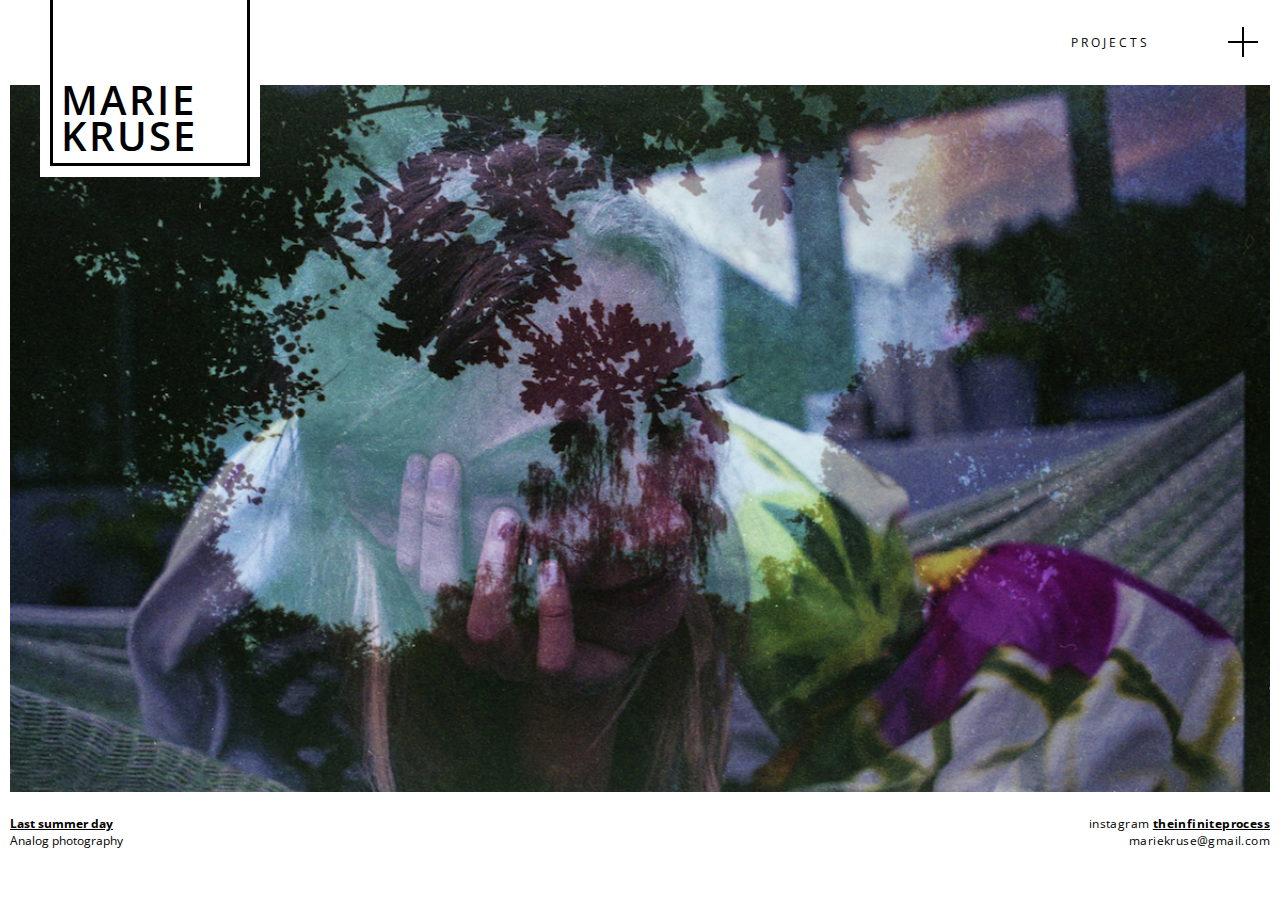
<file: index.html>
<!DOCTYPE html>
<html>
  <head>
    <title>M A R I E | K R U S E</title>
    <link
      href="https://fonts.googleapis.com/css?family=Open+Sans:300,400,600,700,800"
      rel="stylesheet"
    />
    <link href="marie.css" rel="stylesheet" />
    <script src="https://ajax.googleapis.com/ajax/libs/jquery/3.2.1/jquery.min.js"></script>
    <script src="marie.js"></script>

    <meta name="viewport" content="width=device-width, initial-scale=1.0" />
    <meta name="description" content="Marie Kruse photography" />
    <meta property="og:image" content="images/face.jpg" />
    <link rel="shortcut icon" type="image/png" href="images/favicon.png" />
  </head>
  <body>
    <div class="header">
      <a href="index.html">
        <div class="logo-square">
          <div class="logo-square-white">
            <div class="logo">
              <span class="sp-spacing">Marie</span>
              <br />Kruse
            </div>
          </div>
        </div>
      </a>
      <div class="plus-square">
        <div class="plus-holder plus-top click">
          <div class="plus"></div>
          <div class="plus vert"></div>
        </div>
      </div>

      <li class="menu-link click underlined" id="projects">Projects</li>
      <div class="black-menu">
        <a href="balancepunkter.html">Balancepunkter</a><br />
        <a href="belgrade.html">Belgrade</a><br />
        <a href="brooklyn.html">Brooklyn</a><br />
        <a href="dancingshoes.html">Dancing Shoes</a><br />
        <a href="lastsummerday.html">Last Summer Day</a>
        <a href="onemoretime.html">One More Time</a><br />
        <a href="portraits.html">Portraits</a><br />
        <a href="skatemexico.html">Skate Mexico</a><br />
      </div>
    </div>

    <div class="photo-frame" style="overflow: hidden; margin-bottom: 10px">
      <a href="lastsummerday.html">
        <img
          src="images/face.jpg"
          style="width: 100%; height: 78.5vh; object-fit: cover"
        />
      </a>
    </div>

    <div class="about-text">
      <a href="lastsummerday.html" class="underlined"
        ><p><b>Last summer day</b></p></a
      >
      <p>Analog photography</p>
    </div>
    <div class="contact-text">
      instagram
      <a href="https://instagram.com/theinfiniteprocess" class="underlined"
        ><b>theinfiniteprocess</b></a
      >
      <p>mariekruse@gmail.com</p>
    </div>
  </body>
</html>
</file>
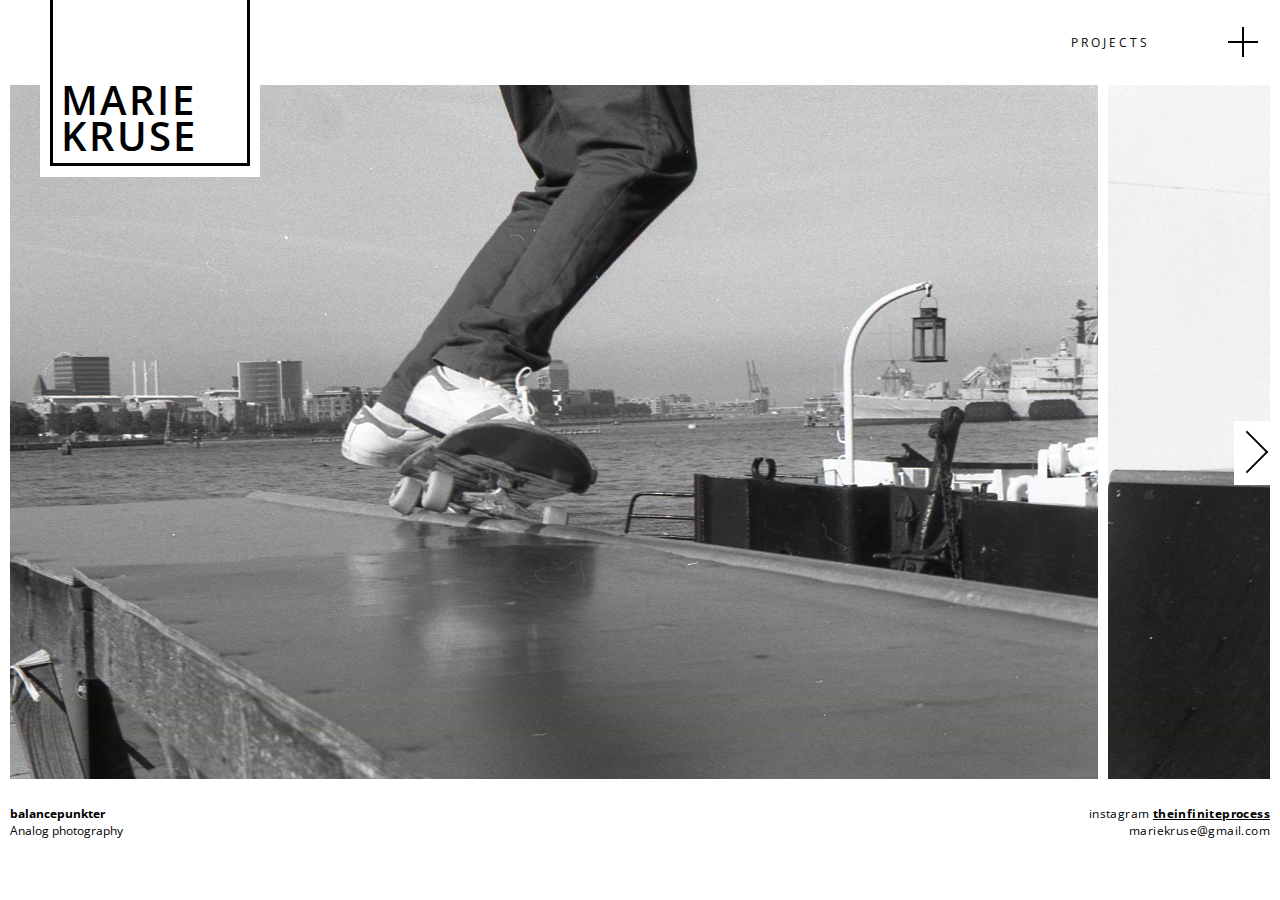
<file: balancepunkter.html>
<!DOCTYPE html>
<html>
  <head>
    <title>MK | Balancepunkter</title>
    <link
      href="https://fonts.googleapis.com/css?family=Open+Sans:300,400,600,700,800"
      rel="stylesheet"
    />
    <link href="marie.css" rel="stylesheet" />
    <script src="https://ajax.googleapis.com/ajax/libs/jquery/3.2.1/jquery.min.js"></script>
    <script src="marie.js"></script>

    <meta name="viewport" content="width=device-width, initial-scale=1.0" />
    <meta name="description" content="Marie Kruse photography" />
    <meta property="og:image" content="images/face.jpg" />
    <link rel="shortcut icon" type="image/png" href="images/favicon.png" />
  </head>
  <body>
    <div class="header">
      <a href="index.html">
        <div class="logo-square">
          <div class="logo-square-white">
            <div class="logo">
              <span class="sp-spacing">Marie</span>
              <br />Kruse
            </div>
          </div>
        </div>
      </a>
      <div class="plus-square">
        <div class="plus-holder plus-top click">
          <div class="plus"></div>
          <div class="plus vert"></div>
        </div>
      </div>

      <li class="menu-link click underlined" id="projects">Projects</li>
      <div class="black-menu">
        <a href="balancepunkter.html">Balancepunkter</a><br />
        <a href="belgrade.html">Belgrade</a><br />
        <a href="dancingshoes.html">Dancing Shoes</a><br />
        <a href="brooklyn.html">Brooklyn</a><br />
        <a href="lastsummerday.html">Last Summer Day</a>
        <a href="onemoretime.html">One More Time</a><br />
        <a href="portraits.html">Portraits</a><br />
        <a href="skatemexico.html">Skate Mexico</a><br />
      </div>
    </div>

    <div class="photo-frame">
      <div class="bottom-area"></div>
      <div class="bottom-area bottom-line"></div>

      <div class="arrow arrow-left">
        <div class="line rotate"></div>
        <div class="move-down line rotate02"></div>
      </div>
      <div class="arrow arrow-right">
        <div class="line rotate02"></div>
        <div class="move-down line rotate"></div>
      </div>
      <div class="photo-inner" id="inner">
        <div class="photo-area">
          <img src="images/balancepunkter/img018.jpg" />
          <img src="images/balancepunkter/img019.jpg" />
          <img src="images/balancepunkter/img022.jpg" />
          <img src="images/balancepunkter/img025.jpg" />
          <img src="images/balancepunkter/img035.jpg" />
          <img src="images/balancepunkter/img039.jpg" />
          <img src="images/balancepunkter/img047.jpg" />
          <img src="images/balancepunkter/img048.jpg" />
        </div>
      </div>
    </div>

    <div class="about-text">
      <p><b>balancepunkter</b></p>
      <p>Analog photography</p>
    </div>
    <div class="contact-text">
      instagram
      <a href="https://instagram.com/theinfiniteprocess" class="underlined"
        ><b>theinfiniteprocess</b></a
      >
      <p>mariekruse@gmail.com</p>
    </div>
  </body>
</html>
</file>
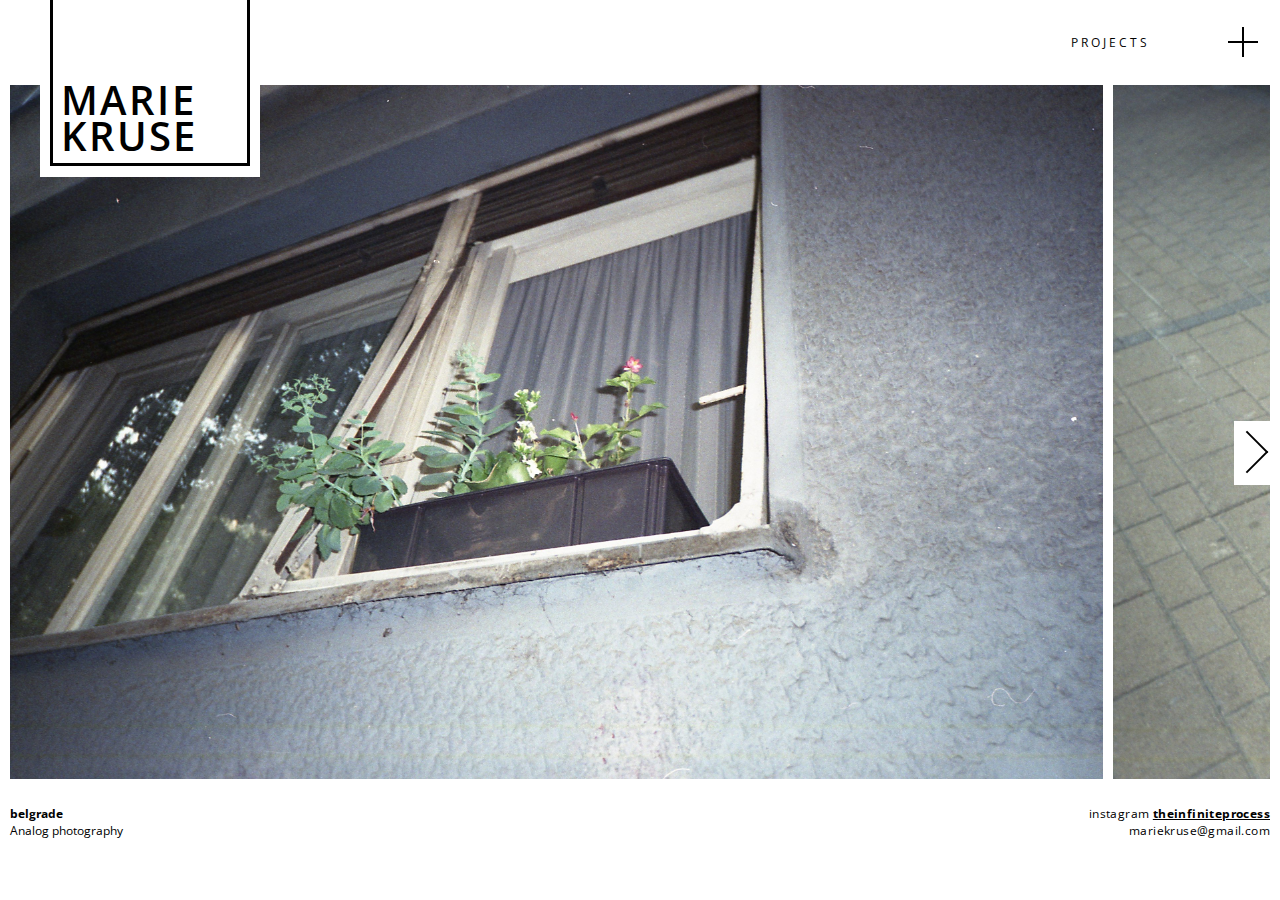
<file: belgrade.html>
<!DOCTYPE html>
<html>
  <head>
    <title>MK | Belgrade</title>
    <link
      href="https://fonts.googleapis.com/css?family=Open+Sans:300,400,600,700,800"
      rel="stylesheet"
    />
    <link href="marie.css" rel="stylesheet" />
    <script src="https://ajax.googleapis.com/ajax/libs/jquery/3.2.1/jquery.min.js"></script>
    <script src="marie.js"></script>

    <meta name="viewport" content="width=device-width, initial-scale=1.0" />
    <meta name="description" content="Marie Kruse photography" />
    <meta property="og:image" content="images/face.jpg" />
    <link rel="shortcut icon" type="image/png" href="images/favicon.png" />
  </head>
  <body>
    <div class="header">
      <a href="index.html">
        <div class="logo-square">
          <div class="logo-square-white">
            <div class="logo">
              <span class="sp-spacing">Marie</span>
              <br />Kruse
            </div>
          </div>
        </div>
      </a>
      <div class="plus-square">
        <div class="plus-holder plus-top click">
          <div class="plus"></div>
          <div class="plus vert"></div>
        </div>
      </div>

      <li class="menu-link click underlined" id="projects">Projects</li>
      <div class="black-menu">
        <a href="balancepunkter.html">Balancepunkter</a><br />
        <a href="belgrade.html">Belgrade</a><br />
        <a href="brooklyn.html">Brooklyn</a><br />
        <a href="dancingshoes.html">Dancing Shoes</a><br />
        <a href="lastsummerday.html">Last Summer Day</a><br />
        <a href="onemoretime.html">One More Time</a><br />
        <a href="portraits.html">Portraits</a><br />
        <a href="skatemexico.html">Skate Mexico</a><br />
      </div>
    </div>

    <div class="photo-frame">
      <div class="bottom-area"></div>
      <div class="bottom-area bottom-line"></div>

      <div class="arrow arrow-left">
        <div class="line rotate"></div>
        <div class="move-down line rotate02"></div>
      </div>
      <div class="arrow arrow-right">
        <div class="line rotate02"></div>
        <div class="move-down line rotate"></div>
      </div>
      <div class="photo-inner" id="inner">
        <div class="photo-area">
          <img src="images/belgrade/img804.jpg" />
          <img src="images/belgrade/img806.jpg" />
          <img src="images/belgrade/img812.jpg" />
          <img src="images/belgrade/img821.jpg" />
          <img src="images/belgrade/img825.jpg" />
          <img src="images/belgrade/img845.jpg" />
          <img src="images/belgrade/img847.jpg" />
          <img src="images/belgrade/img857.jpg" />
          <img src="images/belgrade/img859.jpg" />
          <img src="images/belgrade/img863.jpg" />
          <img src="images/belgrade/img865.jpg" />
        </div>
      </div>
    </div>

    <div class="about-text">
      <p><b>belgrade</b></p>
      <p>Analog photography</p>
    </div>
    <div class="contact-text">
      instagram
      <a href="https://instagram.com/theinfiniteprocess" class="underlined"
        ><b>theinfiniteprocess</b></a
      >
      <p>mariekruse@gmail.com</p>
    </div>
  </body>
</html>
</file>
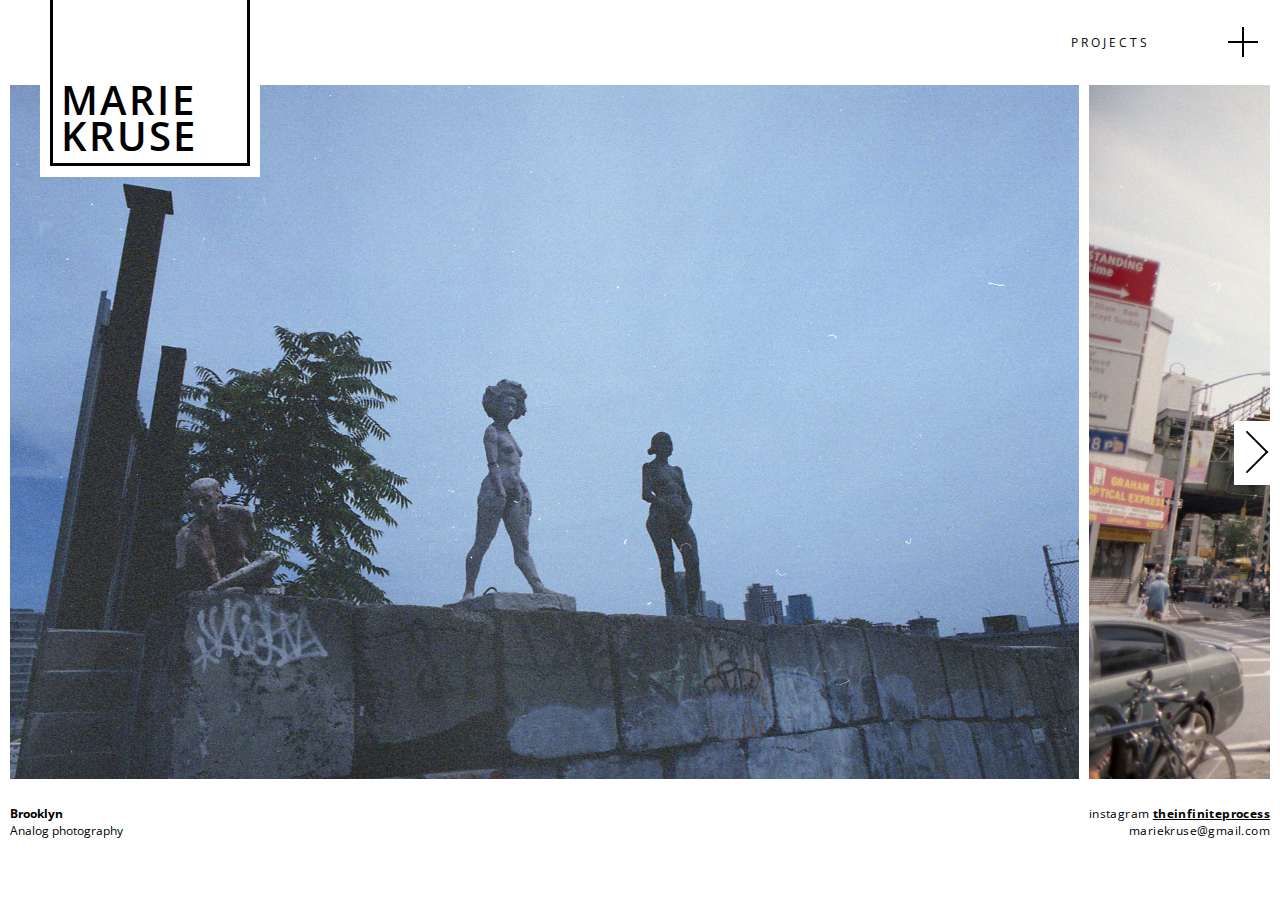
<file: brooklyn.html>
<!DOCTYPE html>
<html>
  <head>
    <title>MK | Brooklyn</title>
    <link
      href="https://fonts.googleapis.com/css?family=Open+Sans:300,400,600,700,800"
      rel="stylesheet"
    />
    <link href="marie.css" rel="stylesheet" />
    <script src="https://ajax.googleapis.com/ajax/libs/jquery/3.2.1/jquery.min.js"></script>
    <script src="marie.js"></script>

    <meta name="viewport" content="width=device-width, initial-scale=1.0" />
    <meta name="description" content="Marie Kruse photography" />
    <meta property="og:image" content="images/face.jpg" />
    <link rel="shortcut icon" type="image/png" href="images/favicon.png" />
  </head>
  <body>
    <div class="header">
      <a href="index.html">
        <div class="logo-square">
          <div class="logo-square-white">
            <div class="logo">
              <span class="sp-spacing">Marie</span>
              <br />Kruse
            </div>
          </div>
        </div>
      </a>
      <div class="plus-square">
        <div class="plus-holder plus-top click">
          <div class="plus"></div>
          <div class="plus vert"></div>
        </div>
      </div>

      <li class="menu-link click underlined" id="projects">Projects</li>
      <div class="black-menu">
        <a href="balancepunkter.html">Balancepunkter</a><br />
        <a href="belgrade.html">Belgrade</a><br />
        <a href="brooklyn.html">Brooklyn</a><br />
        <a href="dancingshoes.html">Dancing Shoes</a><br />
        <a href="lastsummerday.html">Last Summer Day</a><br />
        <a href="onemoretime.html">One More Time</a><br />
        <a href="portraits.html">Portraits</a><br />
        <a href="skatemexico.html">Skate Mexico</a><br />
      </div>
    </div>

    <div class="photo-frame">
      <div class="bottom-area"></div>
      <div class="bottom-area bottom-line"></div>

      <div class="arrow arrow-left">
        <div class="line rotate"></div>
        <div class="move-down line rotate02"></div>
      </div>
      <div class="arrow arrow-right">
        <div class="line rotate02"></div>
        <div class="move-down line rotate"></div>
      </div>
      <div class="photo-inner" id="inner">
        <div class="photo-area">
          <img src="images/brooklyn/01.jpg" />
          <img src="images/brooklyn/02.jpg" />
          <img src="images/brooklyn/03.jpg" />
          <img src="images/brooklyn/04.jpg" />
          <img src="images/brooklyn/05.jpg" />
          <img src="images/brooklyn/06.jpg" />
          <img src="images/brooklyn/07.jpg" />
          <img src="images/brooklyn/08.jpg" />
        </div>
      </div>
    </div>

    <div class="about-text">
      <p><b>Brooklyn</b></p>
      <p>Analog photography</p>
    </div>
    <div class="contact-text">
      instagram
      <a href="https://instagram.com/theinfiniteprocess" class="underlined"
        ><b>theinfiniteprocess</b></a
      >
      <p>mariekruse@gmail.com</p>
    </div>
  </body>
</html>
</file>
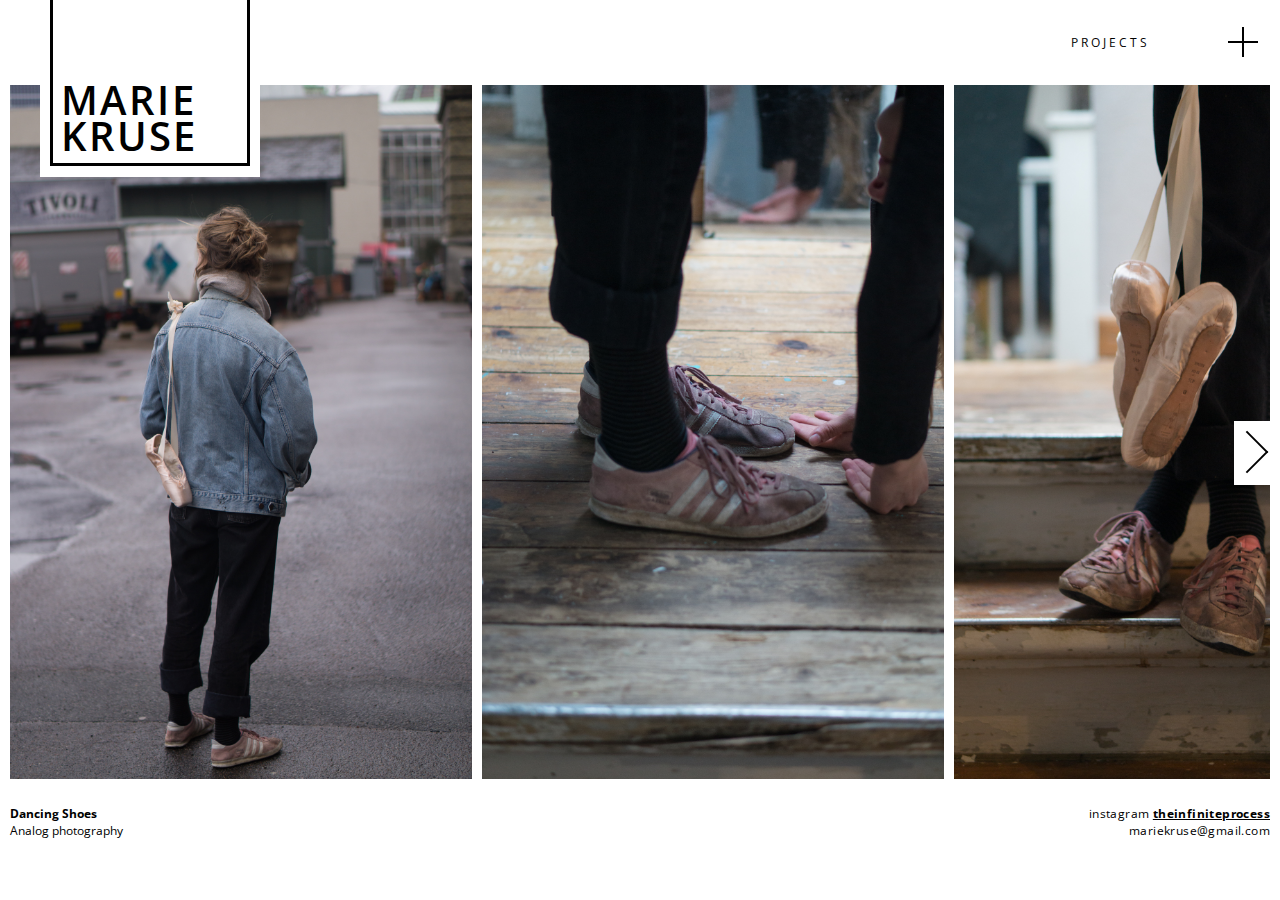
<file: dancingshoes.html>
<!DOCTYPE html>
<html>
  <head>
    <title>MK | Dancing Shoes</title>
    <link
      href="https://fonts.googleapis.com/css?family=Open+Sans:300,400,600,700,800"
      rel="stylesheet"
    />
    <link href="marie.css" rel="stylesheet" />
    <script src="https://ajax.googleapis.com/ajax/libs/jquery/3.2.1/jquery.min.js"></script>
    <script src="marie.js"></script>

    <meta name="viewport" content="width=device-width, initial-scale=1.0" />
    <meta name="description" content="Marie Kruse photography" />
    <meta property="og:image" content="images/face.jpg" />
    <link rel="shortcut icon" type="image/png" href="images/favicon.png" />
  </head>
  <body>
    <div class="header">
      <a href="index.html">
        <div class="logo-square">
          <div class="logo-square-white">
            <div class="logo">
              <span class="sp-spacing">Marie</span>
              <br />Kruse
            </div>
          </div>
        </div>
      </a>
      <div class="plus-square">
        <div class="plus-holder plus-top click">
          <div class="plus"></div>
          <div class="plus vert"></div>
        </div>
      </div>

      <li class="menu-link click underlined" id="projects">Projects</li>
      <div class="black-menu">
        <a href="balancepunkter.html">Balancepunkter</a><br />
        <a href="belgrade.html">Belgrade</a><br />
        <a href="brooklyn.html">Brooklyn</a><br />
        <a href="dancingshoes.html">Dancing Shoes</a><br />
        <a href="lastsummerday.html">Last Summer Day</a><br />
        <a href="onemoretime.html">One More Time</a><br />
        <a href="portraits.html">Portraits</a><br />
        <a href="skatemexico.html">Skate Mexico</a><br />
      </div>
    </div>

    <div class="photo-frame">
      <div class="bottom-area"></div>
      <div class="bottom-area bottom-line"></div>

      <div class="arrow arrow-left">
        <div class="line rotate"></div>
        <div class="move-down line rotate02"></div>
      </div>
      <div class="arrow arrow-right">
        <div class="line rotate02"></div>
        <div class="move-down line rotate"></div>
      </div>
      <div class="photo-inner" id="inner">
        <div class="photo-area">
          <img src="images/dancing-shoes/img12.jpg" />
          <img src="images/dancing-shoes/img13.jpg" />
          <img src="images/dancing-shoes/img14.jpg" />
          <img src="images/dancing-shoes/img15.jpg" />
          <img src="images/dancing-shoes/img16.jpg" />
          <img src="images/dancing-shoes/img17.jpg" />
          <img src="images/dancing-shoes/img18.jpg" />
          <img src="images/dancing-shoes/img19.jpg" />
          <img src="images/dancing-shoes/img20.jpg" />
        </div>
      </div>
    </div>

    <div class="about-text">
      <p><b>Dancing Shoes</b></p>
      <p>Analog photography</p>
    </div>
    <div class="contact-text">
      instagram
      <a href="https://instagram.com/theinfiniteprocess" class="underlined"
        ><b>theinfiniteprocess</b></a
      >
      <p>mariekruse@gmail.com</p>
    </div>
  </body>
</html>
</file>
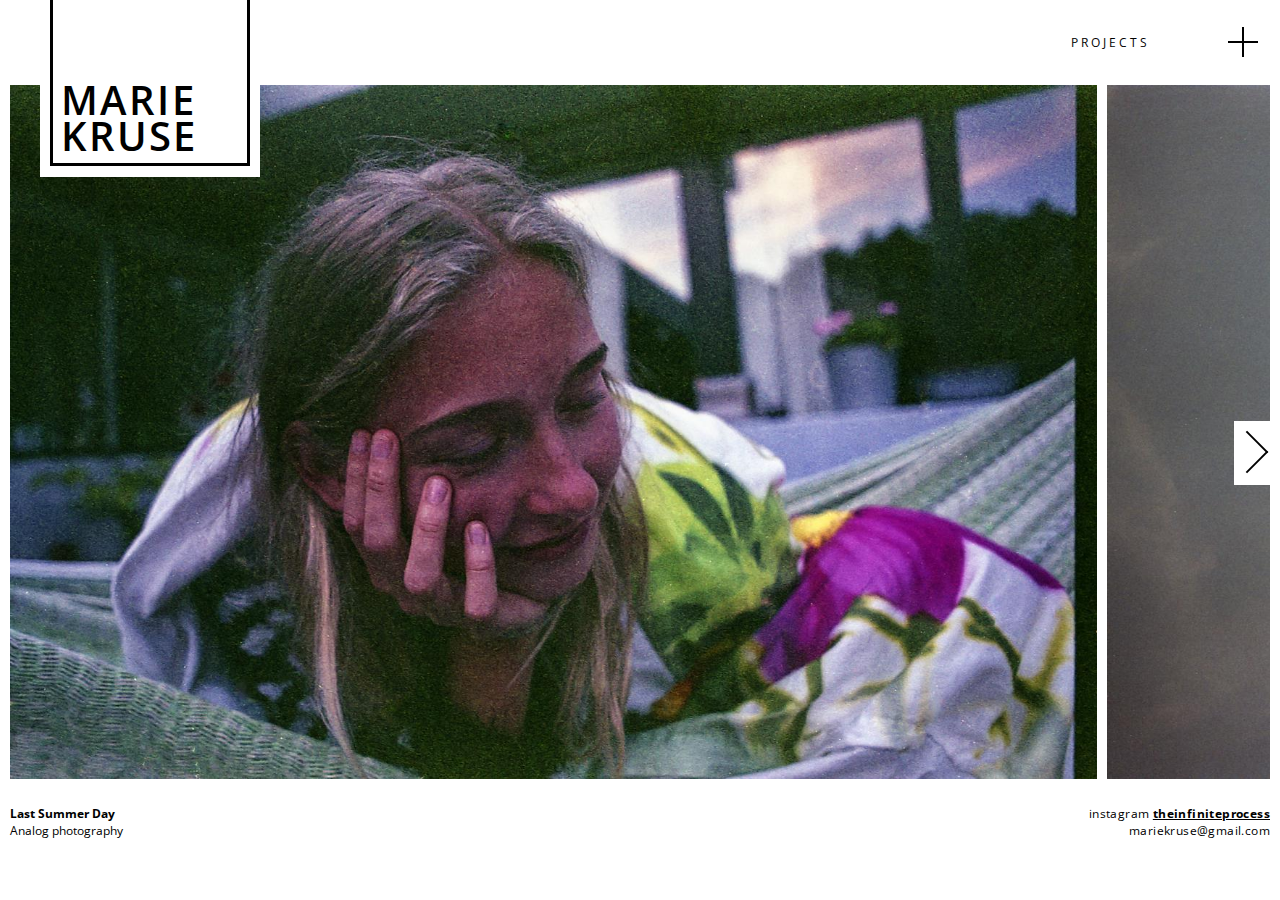
<file: lastsummerday.html>
<!DOCTYPE html>
<html>
  <head>
    <title>MK | Last Summer Day</title>
    <link
      href="https://fonts.googleapis.com/css?family=Open+Sans:300,400,600,700,800"
      rel="stylesheet"
    />
    <link href="marie.css" rel="stylesheet" />
    <script src="https://ajax.googleapis.com/ajax/libs/jquery/3.2.1/jquery.min.js"></script>
    <script src="marie.js"></script>
    <meta name="viewport" content="width=device-width, initial-scale=1.0" />
    <meta name="description" content="Marie Kruse photography" />
    <meta property="og:image" content="images/face.jpg" />
    <link rel="shortcut icon" type="image/png" href="images/favicon.png" />
  </head>
  <body>
    <div class="header">
      <a href="index.html">
        <div class="logo-square">
          <div class="logo-square-white">
            <div class="logo">
              <span class="sp-spacing">Marie</span>
              <br />Kruse
            </div>
          </div>
        </div>
      </a>
      <div class="plus-square">
        <div class="plus-holder plus-top click">
          <div class="plus"></div>
          <div class="plus vert"></div>
        </div>
      </div>

      <li class="menu-link click underlined" id="projects">Projects</li>
      <div class="black-menu">
        <a href="balancepunkter.html">Balancepunkter</a><br />
        <a href="belgrade.html">Belgrade</a><br />
        <a href="brooklyn.html">Brooklyn</a><br />
        <a href="dancingshoes.html">Dancing Shoes</a><br />
        <a href="lastsummerday.html">Last Summer Day</a><br />
        <a href="onemoretime.html">One More Time</a><br />
        <a href="portraits.html">Portraits</a><br />
        <a href="skatemexico.html">Skate Mexico</a><br />
      </div>
    </div>

    <div class="photo-frame">
      <div class="bottom-area"></div>
      <div class="bottom-area bottom-line"></div>

      <div class="arrow arrow-left">
        <div class="line rotate"></div>
        <div class="move-down line rotate02"></div>
      </div>
      <div class="arrow arrow-right">
        <div class="line rotate02"></div>
        <div class="move-down line rotate"></div>
      </div>
      <div class="photo-inner" id="inner">
        <div class="photo-area">
          <img src="images/last-summer-day/img01.jpg" />
          <img src="images/last-summer-day/img02.jpg" />
          <img src="images/last-summer-day/img03.jpg" />
          <img src="images/last-summer-day/img04.jpg" />
        </div>
      </div>
    </div>

    <div class="about-text">
      <p><b>Last Summer Day</b></p>
      <p>Analog photography</p>
    </div>
    <div class="contact-text">
      instagram
      <a href="https://instagram.com/theinfiniteprocess" class="underlined"
        ><b>theinfiniteprocess</b></a
      >
      <p>mariekruse@gmail.com</p>
    </div>
  </body>
</html>
</file>
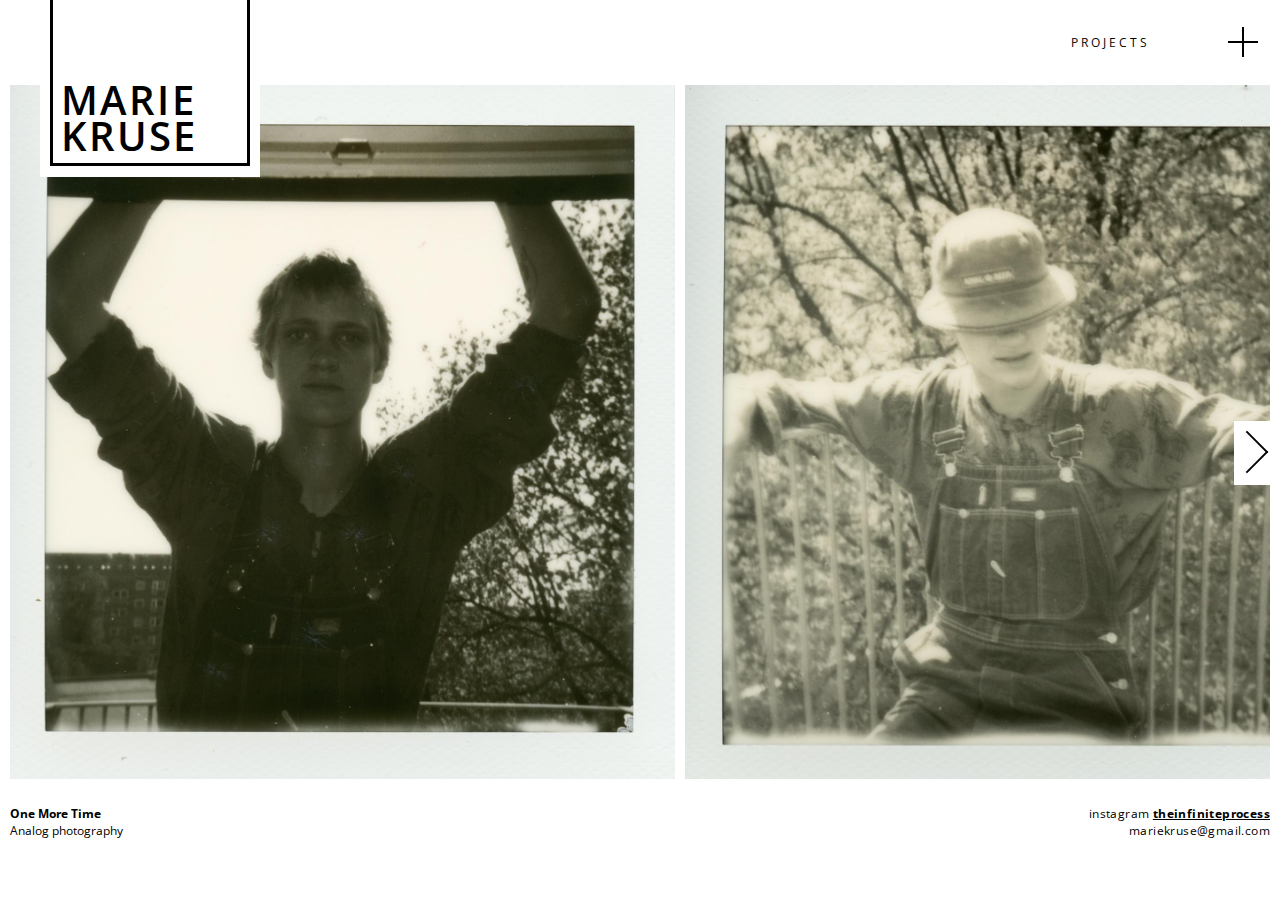
<file: onemoretime.html>
<!DOCTYPE html>
<html>
  <head>
    <title>MK | One More Time</title>
    <link
      href="https://fonts.googleapis.com/css?family=Open+Sans:300,400,600,700,800"
      rel="stylesheet"
    />
    <link href="marie.css" rel="stylesheet" />
    <script src="https://ajax.googleapis.com/ajax/libs/jquery/3.2.1/jquery.min.js"></script>
    <script src="marie.js"></script>

    <meta name="viewport" content="width=device-width, initial-scale=1.0" />
    <meta name="description" content="Marie Kruse photography" />
    <meta property="og:image" content="images/face.jpg" />
    <link rel="shortcut icon" type="image/png" href="images/favicon.png" />
  </head>
  <body>
    <div class="header">
      <a href="index.html">
        <div class="logo-square">
          <div class="logo-square-white">
            <div class="logo">
              <span class="sp-spacing">Marie</span>
              <br />Kruse
            </div>
          </div>
        </div>
      </a>
      <div class="plus-square">
        <div class="plus-holder plus-top click">
          <div class="plus"></div>
          <div class="plus vert"></div>
        </div>
      </div>

      <li class="menu-link click underlined" id="projects">Projects</li>
      <div class="black-menu">
        <a href="balancepunkter.html">Balancepunkter</a><br />
        <a href="belgrade.html">Belgrade</a><br />
        <a href="brooklyn.html">Brooklyn</a><br />
        <a href="dancingshoes.html">Dancing Shoes</a><br />
        <a href="lastsummerday.html">Last Summer Day</a><br />
        <a href="onemoretime.html">One More Time</a><br />
        <a href="portraits.html">Portraits</a><br />
        <a href="skatemexico.html">Skate Mexico</a><br />
      </div>
    </div>

    <div class="photo-frame">
      <div class="bottom-area"></div>
      <div class="bottom-area bottom-line"></div>

      <div class="arrow arrow-left">
        <div class="line rotate"></div>
        <div class="move-down line rotate02"></div>
      </div>
      <div class="arrow arrow-right">
        <div class="line rotate02"></div>
        <div class="move-down line rotate"></div>
      </div>
      <div class="photo-inner" id="inner">
        <div class="photo-area">
          <img src="images/one-more-time/img05.jpg" />
          <img src="images/one-more-time/img06.jpg" />
          <img src="images/one-more-time/img07.jpg" />
          <img src="images/one-more-time/img08.jpg" />
        </div>
      </div>
    </div>

    <div class="about-text">
      <p><b>One More Time</b></p>
      <p>Analog photography</p>
    </div>
    <div class="contact-text">
      instagram
      <a href="https://instagram.com/theinfiniteprocess" class="underlined"
        ><b>theinfiniteprocess</b></a
      >
      <p>mariekruse@gmail.com</p>
    </div>
  </body>
</html>
</file>
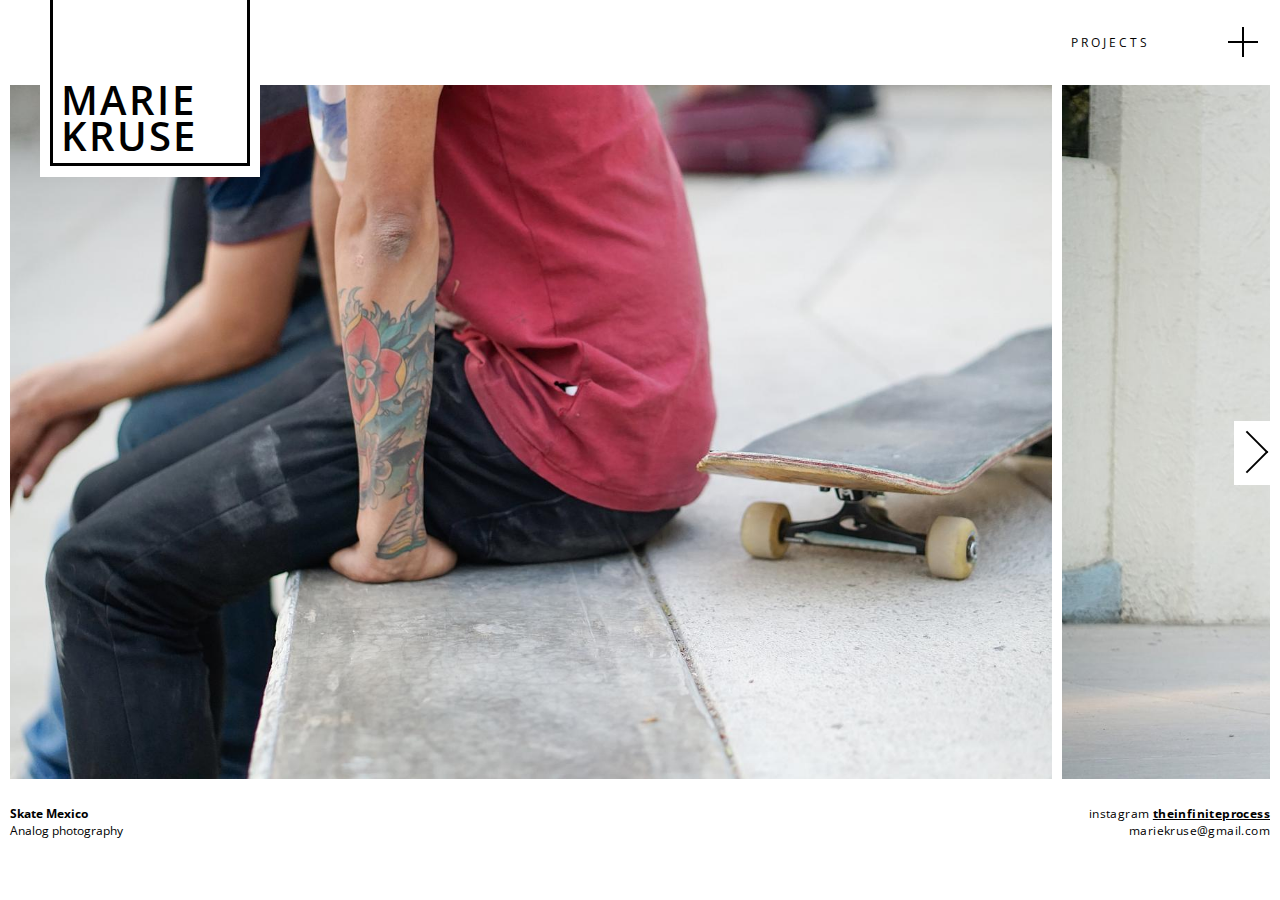
<file: skatemexico.html>
<!DOCTYPE html>
<html>
  <head>
    <title>MK | Skate Mexico</title>
    <link
      href="https://fonts.googleapis.com/css?family=Open+Sans:300,400,600,700,800"
      rel="stylesheet"
    />
    <link href="marie.css" rel="stylesheet" />
    <script src="https://ajax.googleapis.com/ajax/libs/jquery/3.2.1/jquery.min.js"></script>
    <script src="marie.js"></script>

    <meta name="viewport" content="width=device-width, initial-scale=1.0" />
    <meta name="description" content="Marie Kruse photography" />
    <meta property="og:image" content="images/face.jpg" />
    <link rel="shortcut icon" type="image/png" href="images/favicon.png" />
  </head>
  <body>
    <div class="header">
      <a href="index.html">
        <div class="logo-square">
          <div class="logo-square-white">
            <div class="logo">
              <span class="sp-spacing">Marie</span>
              <br />Kruse
            </div>
          </div>
        </div>
      </a>
      <div class="plus-square">
        <div class="plus-holder plus-top click">
          <div class="plus"></div>
          <div class="plus vert"></div>
        </div>
      </div>

      <li class="menu-link click underlined" id="projects">Projects</li>
      <div class="black-menu">
        <a href="balancepunkter.html">Balancepunkter</a><br />
        <a href="belgrade.html">Belgrade</a><br />
        <a href="brooklyn.html">Brooklyn</a><br />
        <a href="dancingshoes.html">Dancing Shoes</a><br />
        <a href="lastsummerday.html">Last Summer Day</a><br />
        <a href="onemoretime.html">One More Time</a><br />
        <a href="portraits.html">Portraits</a><br />
        <a href="skatemexico.html">Skate Mexico</a><br />
      </div>
    </div>
    <div class="photo-frame">
      <div class="bottom-area"></div>
      <div class="bottom-area bottom-line"></div>

      <div class="arrow arrow-left">
        <div class="line rotate"></div>
        <div class="move-down line rotate02"></div>
      </div>
      <div class="arrow arrow-right">
        <div class="line rotate02"></div>
        <div class="move-down line rotate"></div>
      </div>
      <div class="photo-inner" id="inner">
        <div class="photo-area">
          <img src="images/skate-mexico/img08.jpg" />
          <img src="images/skate-mexico/img09.jpg" />
          <img src="images/skate-mexico/img10.jpg" />
          <img src="images/skate-mexico/img11.jpg" />
        </div>
      </div>
    </div>

    <div class="about-text">
      <p><b>Skate Mexico</b></p>
      <p>Analog photography</p>
    </div>
    <div class="contact-text">
      instagram
      <a href="https://instagram.com/theinfiniteprocess" class="underlined"
        ><b>theinfiniteprocess</b></a
      >
      <p>mariekruse@gmail.com</p>
    </div>
  </body>
</html>
</file>
<file: marie.css>
* {
  margin: 0;
  padding: 0;
  font-family: 'Open Sans', sans-serif;
  font-size: 12px;
  /* cursor: url(images/camera04.png), auto; */
}
/* *:active,
*:focus,
*:hover {
  cursor: url(images/camera05.png), auto;
} */

body {
  overflow: hidden;
}

a {
  text-decoration: none;
  color: black;
}
a:hover {
  text-decoration: underline;
}

.underlined {
  text-decoration: underline;
}
.underlined:hover {
  text-decoration: none;
}

p {
  font-size: 12px;
}

.header {
  height: 85px;
  width: 100%;
  letter-spacing: 2px;
}
.logo {
  text-transform: uppercase;
  font-weight: 600;
  line-height: 0.9;
  font-size: 40px;
  position: absolute;
  left: 21px;
  top: 102px;
}
.sp-spacing {
  letter-spacing: 2.4px;
  font-size: 40px;
}
.logo-square-white {
  border: black solid 3px;
  height: 100%;
}

.logo-square {
  position: absolute;
  background-color: white;
  left: 40px;
  height: 170px;
  width: 200px;
  top: -20px;
  z-index: 2;
  padding: 10px;
  padding-bottom: 17px;
}
@media (max-width: 600px) {
  .logo-square {
    left: 0px;
  }
}
.logo-square:hover {
  background-color: black;
  transition-duration: 350ms;
  color: white;
}
.logo-square a:hover {
  color: white;
}

@media (max-width: 1065px) {
  .border-square {
    bottom: -25px;
  }
}
@media (max-width: 1065px) {
  .logo {
    bottom: 0;
  }
}
.plus-square {
  top: 15px;
  position: fixed;
  background-color: white;
  right: 10px;
  padding: 17px;
  text-transform: uppercase;
  overflow: hidden;
  z-index: 3;
  color: black;
  text-align: right;
  height: 20px;
  width: 20px;
}
#projects {
  cursor: pointer;
  text-transform: uppercase;
  position: absolute;
  right: 122px;
  z-index: 3;
  top: 34px;
}
@media (max-width: 500px) {
  #projects {
    display: none;
  }
}
.black-menu {
  right: 10px;
  width: 152px;
  position: absolute;
  transition-duration: 350ms;
  background-color: black;
  padding: 0px 48px 0px 16px;
  line-height: 1.2;
  letter-spacing: 1px;
  height: 0;
  z-index: 2;
  overflow: hidden;
}
.black-menu a {
  color: white;
  padding: 4px 0;
  display: inline-block;
}
.menu-link {
  list-style: none;
  float: left;
  margin-right: 8px;
  letter-spacing: 3px;
  text-decoration: none;
}

/*gallery stylings */
.photo-frame {
  margin-right: 0;
  position: relative;
  height: 80vh;
  padding: 0 10px;
}
.hide {
  display: none;
}
.photo-area img {
  height: calc(80vh - 26px);
  float: left;
  margin-right: 10px;
  max-width: 100vw;
  object-fit: contain;
}

.photo-area {
  display: flex;
}

.photo-inner {
  width: 100%;
  height: 80vh;
  overflow-x: scroll;
  overflow-y: hidden;

  /* cursor: url(images/camera04.png), auto; */
}
/* .photo-inner:active,
.photo-inner:focus,
.photo-inner:hover {
  cursor: url(images/camera05.png), auto;
} */
@media (max-width: 550px) {
  .photo-inner,
  .photo-frame {
    height: 70vh;
  }
}

/* arrows */
.line {
  position: absolute;
  width: 30px;
  height: 2px;
  background-color: black;
  z-index: 2;
  top: 20px;
}
.rotate {
  transform: rotate(-45deg);
}
.rotate02 {
  transform: rotate(45deg);
}
.move-down {
  top: 40px;
}
.arrow {
  position: absolute;
  top: calc(50% - 24px);
  background-color: white;
  height: 48px;
  width: 30px;
  padding: 8px;
  cursor: pointer;
}
.arrow:hover {
  background-color: black;
  transition-duration: 250ms;
}
.arrow:hover .line {
  background-color: white;
  transition-duration: 250ms;
}
@media (max-width: 750px) {
  .arrow {
    display: block;
  }
}
.arrow-right {
  right: 0px;
}
.arrow-left {
  left: 0px;
}

/* cross next to projects */
.plus {
  background-color: black;
  top: 24px;
  left: 10px;
  position: absolute;
  width: 30px;
  height: 2px;
}
.vert {
  width: 2px;
  height: 30px;
  left: 24px;
  top: 10px;
}
.plus-holder {
  right: 2px;
  top: 2px;
  position: absolute;
  height: 50px;
  width: 50px;
  cursor: pointer;
}
.plus-bottom {
  bottom: 0px;
  left: 0px;
  top: auto;
}
/* classes for x animation */
.rotatedRight {
  transform: rotate(-225deg);
  transition-duration: 750ms;
  transition-timing-function: ease;
}
.rotatedLeft {
  transform: rotate(180deg);
  transition-duration: 750ms;
  transition-timing-function: ease;
}

/* scrollbar */
.bottom-area {
  position: absolute;
  background-color: white;
  bottom: 15px;
  width: 100%;
  height: 10px;
}
.bottom-line {
  bottom: 0px;
  height: 12px;
}
#inner::-webkit-scrollbar-track {
  background-color: white;
}
#inner::-webkit-scrollbar {
  width: 10px;
  background-color: black;
}
#inner::-webkit-scrollbar-thumb {
  background-color: black;
}

/*footer */
.contact-text {
  padding: 10px;
  padding-top: 0;
  float: right;
  letter-spacing: 0.4px;
  text-align: right;
}
.about-text {
  padding: 10px;
  padding-top: 0;
  float: left;
}
@media (max-width: 550px) {
  .contact-text {
    text-align: left;
  }
}
@media (max-width: 550px) {
  .about-text {
    float: none;
  }
}
@media (max-width: 550px) {
  .contact-text {
    float: none;
  }
}

.inverted {
  color: white !important;
  background-color: black;
}
</file>
